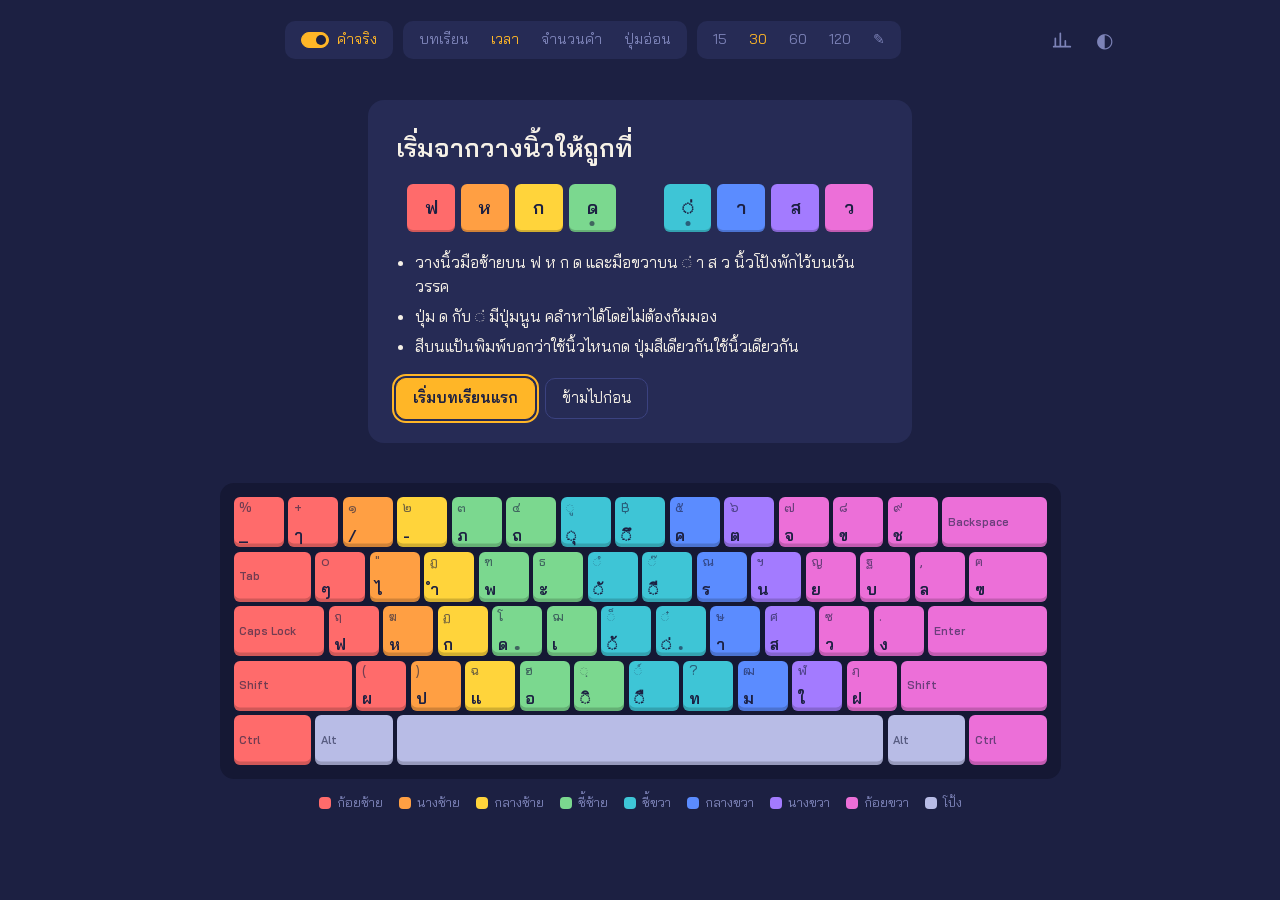
<file: web/index.html>
<!doctype html>
<html lang="th" data-theme="dark">
<head>
<meta charset="utf-8">
<meta name="viewport" content="width=device-width, initial-scale=1">
<title>ฝึกพิมพ์ไทย</title>
<link rel="preconnect" href="https://fonts.googleapis.com">
<link rel="preconnect" href="https://fonts.gstatic.com" crossorigin>
<link rel="stylesheet" href="https://fonts.googleapis.com/css2?family=Bai+Jamjuree:wght@400;500;600&display=swap">
<link rel="stylesheet" href="style.css">
</head>
<body>
<main>
  <header class="topbar">
    <div class="config">
      <div class="group">
        <button type="button" id="realWords" class="switch" role="switch" aria-checked="true"
                title="เปิด: ใช้คำจริง · ปิด: ตัวอักษรสุ่มปนคำจริง"><span class="knob" aria-hidden="true"></span>คำจริง</button>
      </div>
      <div class="group" id="modes" aria-label="โหมด">
        <button type="button" data-mode="lesson">บทเรียน</button>
        <button type="button" data-mode="time">เวลา</button>
        <button type="button" data-mode="words">จำนวนคำ</button>
        <button type="button" data-mode="weak">ปุ่มอ่อน</button>
      </div>
      <div class="group" id="amounts" aria-label="ตัวเลือก"></div>
    </div>
    <nav class="tools">
      <button id="statsBtn" class="icon" type="button" title="สถิติ" aria-label="สถิติ" aria-pressed="false">
        <svg viewBox="0 0 24 24" aria-hidden="true"><path d="M4 20V10M10 20V4M16 20v-7M22 20H2"/></svg>
      </button>
      <button id="accountBtn" class="icon" type="button" title="บัญชี" aria-label="บัญชี" hidden>
        <svg viewBox="0 0 24 24" aria-hidden="true"><circle cx="12" cy="8" r="4"/><path d="M4 21c1.5-4 4.5-6 8-6s6.5 2 8 6"/></svg>
      </button>
      <button id="theme" class="icon" type="button" title="สลับธีมสว่าง/มืด" aria-label="สลับธีม">◐</button>
    </nav>
  </header>

  <div id="notice" class="notice" role="status" hidden>
    <span>ต้องใช้คีย์บอร์ดจริงในการฝึกพิมพ์ ถ้าต่อคีย์บอร์ดไว้แล้ว เริ่มพิมพ์ได้เลย</span>
    <button type="button" id="noticeClose" class="icon" aria-label="ปิดข้อความ">×</button>
  </div>

  <div id="practice">
    <section id="intro" class="intro" hidden aria-labelledby="introTitle">
      <h1 id="introTitle">เริ่มจากวางนิ้วให้ถูกที่</h1>
      <div id="introKeys" class="introKeys" aria-hidden="true"></div>
      <ul>
        <li>วางนิ้วมือซ้ายบน ฟ ห ก ด และมือขวาบน ◌่ า ส ว นิ้วโป้งพักไว้บนเว้นวรรค</li>
        <li>ปุ่ม ด กับ ◌่ มีปุ่มนูน คลำหาได้โดยไม่ต้องก้มมอง</li>
        <li>สีบนแป้นพิมพ์บอกว่าใช้นิ้วไหนกด ปุ่มสีเดียวกันใช้นิ้วเดียวกัน</li>
      </ul>
      <div class="introActions">
        <button type="button" id="introStart" class="primary">เริ่มบทเรียนแรก</button>
        <button type="button" id="introSkip">ข้ามไปก่อน</button>
      </div>
    </section>

    <section id="stage" class="stage">
      <nav id="lessonStrip" class="lessonStrip" aria-label="บทเรียน" hidden></nav>
      <div class="stagehead">
        <div id="counter" class="counter" aria-live="polite"></div>
        <div id="newKeys" class="newKeys" hidden></div>
      </div>
      <div id="text" class="text"></div>
      <p id="weakEmpty" class="weakEmpty" hidden></p>
      <textarea id="input" class="hidden-input" autocomplete="off" autocapitalize="off"
                spellcheck="false" aria-label="พิมพ์ที่นี่"></textarea>
      <button id="restart" class="icon restart" type="button" title="เริ่มใหม่ (Tab + Enter)" aria-label="เริ่มใหม่">↻</button>
      <p class="keyhint"><kbd>Tab</kbd> + <kbd>Enter</kbd> เริ่มชุดคำใหม่ได้ทุกเมื่อ</p>
    </section>

    <section class="kbwrap">
      <div id="keyboard" class="keyboard" aria-hidden="true"></div>
      <div id="legend" class="legend"></div>
    </section>
  </div>

  <section id="statsView" class="statsView" hidden aria-labelledby="statsTitle">
    <div class="statsHead">
      <h1 id="statsTitle">สถิติ</h1>
      <button type="button" id="statsBack" class="ghost">กลับไปฝึก</button>
    </div>
    <div class="filters">
      <div class="group" id="sRange" aria-label="ช่วงเวลา"></div>
      <div class="group" id="sMode" aria-label="โหมด"></div>
    </div>
    <p id="sEmpty" class="empty" hidden>ยังไม่มีรอบที่พิมพ์จบในช่วงนี้ พิมพ์ให้จบสักรอบแล้วสถิติจะขึ้นที่นี่</p>
    <div id="sFigures" class="figures">
      <div class="hero"><span id="sWpm"></span><small>WPM เฉลี่ย</small></div>
      <dl>
        <div><dt>สูงสุด</dt><dd id="sBest"></dd></div>
        <div><dt>ความแม่นยำเฉลี่ย</dt><dd id="sAcc"></dd></div>
        <div><dt>จำนวนรอบ</dt><dd id="sRounds"></dd></div>
        <div><dt>เวลาฝึกรวม</dt><dd id="sTime"></dd></div>
      </dl>
    </div>
    <!-- lesson levels are current state, not filtered by the range above -->
    <h2>บทเรียน</h2>
    <div id="sLessons" class="lessonStrip static"></div>
    <div id="sBody">
      <h2>ความเร็วแต่ละรอบ</h2>
      <div class="chartKey"><span><i class="dotKey"></i>WPM ของรอบ</span><span><i class="lineKey"></i>ค่าเฉลี่ย 10 รอบล่าสุด</span></div>
      <div class="chartBox"><svg id="sChart" class="chart" role="img" aria-label="กราฟ WPM แต่ละรอบ"></svg></div>
      <details>
        <summary>ดูเป็นตาราง</summary>
        <table id="sRoundsTable" class="table"></table>
      </details>
      <h2>ปุ่มที่พิมพ์ผิด</h2>
      <div class="kbwrap stats">
        <div id="sKeyboard" class="keyboard" aria-hidden="true"></div>
        <div class="heatLegend"><span>ผิดน้อย</span><i class="ramp"></i><span>ผิดมาก</span>
          <span class="coldKey">ปุ่มจาง = ไม่ได้พิมพ์ในช่วงนี้</span></div>
      </div>
      <table id="sMiss" class="table"></table>
    </div>
  </section>
</main>

<dialog id="resultDlg" class="dlg result" aria-labelledby="rTitle">
  <button type="button" id="resultClose" class="icon close" aria-label="ปิดและเริ่มชุดคำใหม่" title="ปิด (Esc)">×</button>
  <h2 id="rTitle" class="sr-only">ผลรอบนี้</h2>
  <p id="rAdvanced" class="advanced" hidden></p>
  <div class="resultTop">
    <div class="hero"><span id="rWpm"></span><small>WPM</small></div>
    <dl>
      <div><dt>ความแม่นยำ</dt><dd id="rAcc"></dd></div>
      <div><dt>เวลา</dt><dd id="rTime"></dd></div>
    </dl>
  </div>
  <p id="rPass" class="pass" hidden></p>
  <p id="rHint" class="passHint" hidden></p>
  <dl class="analysis">
    <div><dt>ผิดบ่อย</dt><dd id="rMissed" class="chips"></dd></div>
    <div><dt>ช้า</dt><dd id="rSlow" class="chips"></dd></div>
  </dl>
  <div class="miniKb">
    <div id="rKeyboard" class="keyboard" aria-hidden="true"></div>
    <div class="heatLegend"><span>ผิดน้อย</span><i class="ramp"></i><span>ผิดมาก</span>
      <span class="coldKey">ปุ่มจาง = ไม่ได้พิมพ์ในรอบนี้</span></div>
  </div>
  <div id="after" class="after">
    <button type="button" id="afterRepeat">↺ พิมพ์ชุดคำเดิมอีกครั้ง <kbd>Shift</kbd>+<kbd>Enter</kbd></button>
    <button type="button" id="afterNew">↻ ชุดคำใหม่ <kbd>Enter</kbd></button>
    <button type="button" id="afterNext" class="primary">บทถัดไป: <span></span> › <kbd>Ctrl</kbd>+<kbd>Enter</kbd></button>
  </div>
</dialog>

<dialog id="critDlg" class="dlg" aria-labelledby="critTitle">
  <h2 id="critTitle">เกณฑ์ผ่านบท</h2>
  <p class="hint">ถ้าเปลี่ยนเกณฑ์ของบทไหน ✓ ของบทนั้นจะหายไปจนกว่าจะพิมพ์ผ่านเกณฑ์ใหม่</p>
  <div id="critBody"></div>
  <div class="dlgActions">
    <button type="button" id="critCancel">ยกเลิก</button>
    <button type="button" id="critSave" class="primary">บันทึก</button>
  </div>
</dialog>

<dialog id="accountDlg" class="dlg" aria-labelledby="accountTitle">
  <h2 id="accountTitle">บัญชี</h2>
  <div id="accountBody"></div>
  <div class="dlgActions">
    <button type="button" id="accountClose">ปิด</button>
  </div>
</dialog>

<div id="tip" class="tip" role="tooltip" hidden></div>

<script src="data.js"></script>
<script src="config.js"></script>
<script src="store.js"></script>
<script src="app.js"></script>
<script src="account.js"></script>
</body>
</html>
</file>
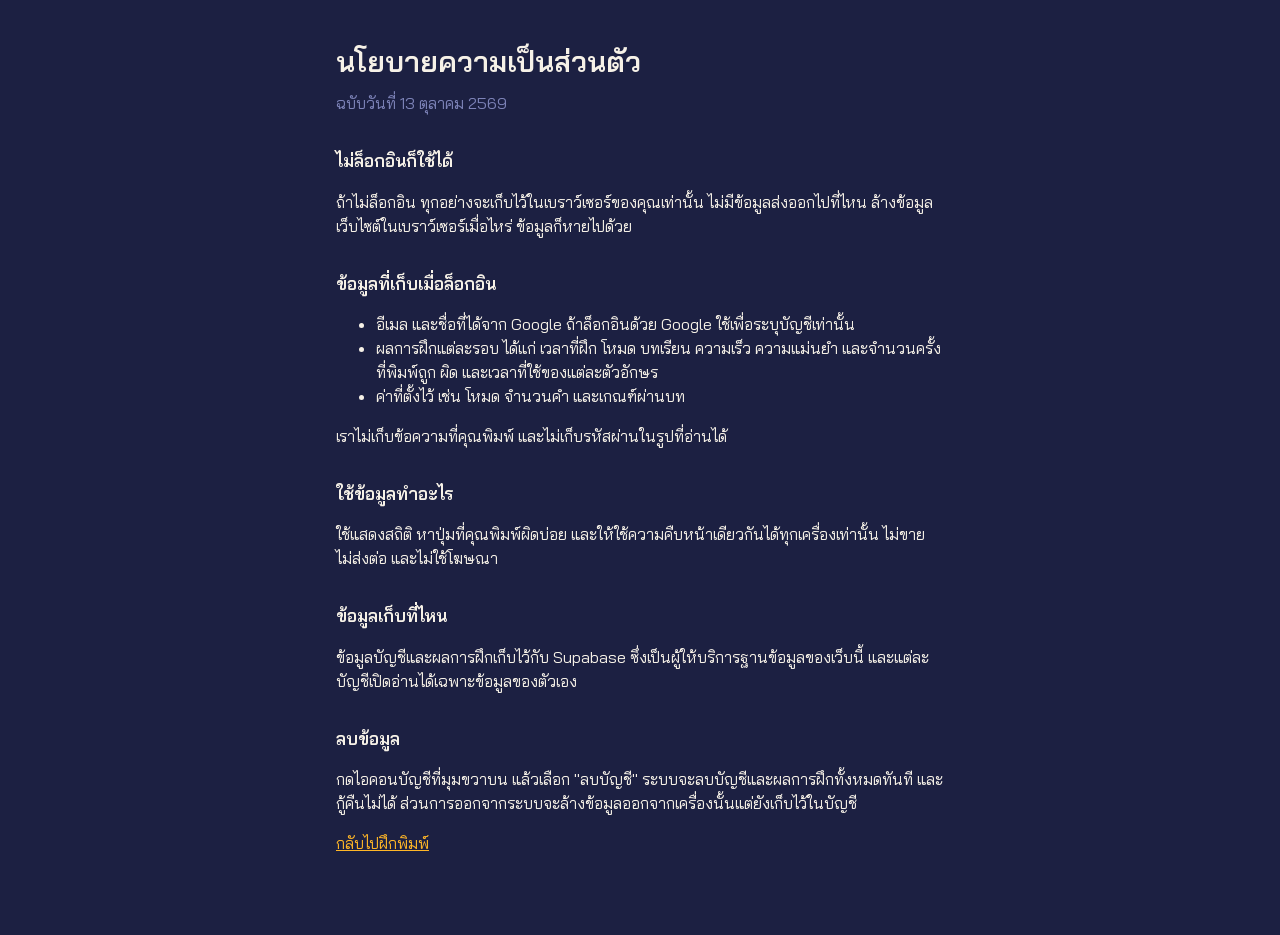
<file: web/privacy.html>
<!doctype html>
<html lang="th" data-theme="dark">
<head>
<meta charset="utf-8">
<meta name="viewport" content="width=device-width, initial-scale=1">
<title>นโยบายความเป็นส่วนตัว · ฝึกพิมพ์ไทย</title>
<link rel="preconnect" href="https://fonts.googleapis.com">
<link rel="preconnect" href="https://fonts.gstatic.com" crossorigin>
<link rel="stylesheet" href="https://fonts.googleapis.com/css2?family=Bai+Jamjuree:wght@400;500;600&display=swap">
<link rel="stylesheet" href="style.css">
<script>try { document.documentElement.dataset.theme = JSON.parse(localStorage.getItem("thai-typing-theme")) || "dark"; } catch {}</script>
<style>
  .doc { max-width: 40em; margin: 0 auto; padding: 40px 16px 64px; }
  .doc h1 { font-size: 1.8rem; font-weight: 600; margin: 0 0 8px; }
  .doc h2 { font-size: 1.1rem; font-weight: 600; margin: 32px 0 8px; }
  .doc p, .doc li { color: var(--fg); }
  .doc .meta { color: var(--muted); margin: 0; }
  .doc a { color: var(--accent); }
</style>
</head>
<body>
<main class="doc">
  <h1>นโยบายความเป็นส่วนตัว</h1>
  <p class="meta">ฉบับวันที่ 13 ตุลาคม 2569</p>

  <h2>ไม่ล็อกอินก็ใช้ได้</h2>
  <p>ถ้าไม่ล็อกอิน ทุกอย่างจะเก็บไว้ในเบราว์เซอร์ของคุณเท่านั้น ไม่มีข้อมูลส่งออกไปที่ไหน ล้างข้อมูลเว็บไซต์ในเบราว์เซอร์เมื่อไหร่ ข้อมูลก็หายไปด้วย</p>

  <h2>ข้อมูลที่เก็บเมื่อล็อกอิน</h2>
  <ul>
    <li>อีเมล และชื่อที่ได้จาก Google ถ้าล็อกอินด้วย Google ใช้เพื่อระบุบัญชีเท่านั้น</li>
    <li>ผลการฝึกแต่ละรอบ ได้แก่ เวลาที่ฝึก โหมด บทเรียน ความเร็ว ความแม่นยำ และจำนวนครั้งที่พิมพ์ถูก ผิด และเวลาที่ใช้ของแต่ละตัวอักษร</li>
    <li>ค่าที่ตั้งไว้ เช่น โหมด จำนวนคำ และเกณฑ์ผ่านบท</li>
  </ul>
  <p>เราไม่เก็บข้อความที่คุณพิมพ์ และไม่เก็บรหัสผ่านในรูปที่อ่านได้</p>

  <h2>ใช้ข้อมูลทำอะไร</h2>
  <p>ใช้แสดงสถิติ หาปุ่มที่คุณพิมพ์ผิดบ่อย และให้ใช้ความคืบหน้าเดียวกันได้ทุกเครื่องเท่านั้น ไม่ขาย ไม่ส่งต่อ และไม่ใช้โฆษณา</p>

  <h2>ข้อมูลเก็บที่ไหน</h2>
  <p>ข้อมูลบัญชีและผลการฝึกเก็บไว้กับ Supabase ซึ่งเป็นผู้ให้บริการฐานข้อมูลของเว็บนี้ และแต่ละบัญชีเปิดอ่านได้เฉพาะข้อมูลของตัวเอง</p>

  <h2>ลบข้อมูล</h2>
  <p>กดไอคอนบัญชีที่มุมขวาบน แล้วเลือก "ลบบัญชี" ระบบจะลบบัญชีและผลการฝึกทั้งหมดทันที และกู้คืนไม่ได้ ส่วนการออกจากระบบจะล้างข้อมูลออกจากเครื่องนั้นแต่ยังเก็บไว้ในบัญชี</p>

  <p><a href="index.html">กลับไปฝึกพิมพ์</a></p>
</main>
</body>
</html>
</file>
<file: web/style.css>
/* Palette: indigo-dyed cloth (ผ้าย้อมคราม) as the ground, marigold (ดาวเรือง) as the accent,
   and the keyboard as the one loud thing — a rainbow running from left pinky to right pinky. */
:root {
  --bg: #1c2042; --surface: #262b55; --surface-2: #30366a; --line: #3b4280;
  --fg: #f6f1e7; --muted: #7d83b8; --accent: #ffb627; --bad: #ff5d73;
  --kb-bg: #151834; --keyfg: #1c2042; --keyfg-s: rgba(28, 32, 66, .62);
  /* fingers, left → right */
  --f-LP: #ff6b6b; --f-LR: #ff9f43; --f-LM: #ffd43b; --f-LI: #7bd88f;
  --f-RI: #3ec5d6; --f-RM: #5b8cff; --f-RR: #a37bff; --f-RP: #ec6fd8; --f-T: #b8bce6;
  color-scheme: dark;
  --lv-pass: #ffd43b; --lv-excellent: #6fd88a;
  --u: min(50px, calc((100vw - 56px) / 15.8));
  --gap: calc(var(--u) * .09);
}
:root[data-theme="light"] {
  color-scheme: light;
  --lv-pass: #e0a800; --lv-excellent: #2f9e57;
  --bg: #eef0fb; --surface: #dfe2f6; --surface-2: #d1d5f0; --line: #c3c8ea;
  --fg: #1c2042; --muted: #8a8fbf; --accent: #d98a00; --bad: #e0324c;
  --kb-bg: #262b55;
}
* { box-sizing: border-box; }
html, body { margin: 0; background: var(--bg); color: var(--fg); }
body { font-family: "Bai Jamjuree", "Leelawadee UI", "Tahoma", sans-serif; line-height: 1.5; }
main { max-width: 1000px; margin: 0 auto; padding: 20px 16px 48px; }
button, input, select { font: inherit; color: inherit; }
:focus-visible { outline: 2px solid var(--accent); outline-offset: 2px; }

/* top config bar */
.topbar { display: flex; align-items: center; gap: 12px; }
.topbar > * { min-width: 0; }
.config { flex: 1; display: flex; justify-content: center; gap: 10px; flex-wrap: wrap; }
.group { display: flex; flex-wrap: wrap; justify-content: center; max-width: 100%; align-items: center; gap: 2px; padding: 4px 6px; background: var(--surface);
  border-radius: 10px; font-size: .88rem; }
.group button { background: none; border: 0; padding: 4px 10px; color: var(--muted); cursor: pointer;
  border-radius: 6px; transition: color .15s, background .15s; }
.group button:hover { color: var(--fg); }
.group button.active { color: var(--accent); }
.group select { background: transparent; border: 0; color: var(--accent); padding: 4px 6px; cursor: pointer;
  max-width: 70vw; }
.group select option { background: var(--surface); color: var(--fg); }
.group input { width: 4.5em; background: var(--bg); border: 1px solid var(--line); border-radius: 6px;
  padding: 2px 6px; color: var(--fg); }
.group input:focus { outline: none; border-color: var(--accent); }

/* real-words switch */
.switch { display: inline-flex; align-items: center; gap: 8px; }
.switch[hidden] { display: none; }
.switch .knob { position: relative; width: 28px; height: 16px; border-radius: 8px; background: var(--surface-2);
  border: 1px solid var(--line); transition: background .15s; }
.switch .knob::after { content: ""; position: absolute; top: 2px; left: 2px; width: 10px; height: 10px;
  border-radius: 50%; background: var(--muted); transition: transform .15s, background .15s; }
.switch[aria-checked="true"] .knob { background: var(--accent); border-color: var(--accent); }
.switch[aria-checked="true"] .knob::after { transform: translateX(12px); background: var(--bg); }
.group:has(.switch[hidden]) { display: none; }

.icon { background: none; border: 0; color: var(--muted); font-size: 1.25rem; width: 40px; height: 40px;
  cursor: pointer; border-radius: 8px; display: inline-grid; place-items: center; }
.icon:hover, .icon[aria-pressed="true"] { color: var(--accent); }
.icon[hidden] { display: none; }
.icon svg { width: 20px; height: 20px; fill: none; stroke: currentColor; stroke-width: 2; stroke-linecap: round;
  stroke-linejoin: round; }
.tools { display: flex; gap: 2px; }
.group button.crit { white-space: nowrap; color: var(--muted); border-left: 1px solid var(--line); border-radius: 0 6px 6px 0; }
.group button.crit:hover { color: var(--fg); }
.group .focus { display: inline-flex; align-items: center; gap: 4px; padding: 0 8px 0 4px; color: var(--muted); }

/* typing area */
.stage { margin-top: 56px; display: flex; flex-direction: column; align-items: center; }
.stagehead { align-self: stretch; display: flex; align-items: center; gap: 16px; min-height: 2.4em; }
.counter { min-height: 1.6em; color: var(--accent); font-size: 1.5rem;
  font-weight: 600; font-variant-numeric: tabular-nums; }
/* new keys of the lesson: shown until the first key is typed */
.newKeys { display: flex; flex-wrap: wrap; align-items: center; gap: 6px; font-size: .85rem; color: var(--muted);
  transition: opacity .2s; }
.newKeys[hidden] { display: none; }
.newKeys .label { margin-right: 4px; }
.stage.typing .newKeys { opacity: 0; }
/* a key cap in its finger color */
.chip { display: inline-grid; place-items: center; min-width: 1.9em; height: 1.9em; padding: 0 .35em;
  border-radius: 6px; color: var(--keyfg); font-weight: 600; line-height: 1;
  box-shadow: inset 0 -2px 0 rgba(0, 0, 0, .18); }
.weakEmpty { width: 100%; max-width: 40em; min-height: 6em; margin: 0; color: var(--muted); font-size: 1.1rem; }
.weakEmpty[hidden] { display: none; }
.text { width: 100%; font-size: clamp(1.4rem, 3.2vw, 2rem); line-height: 2; height: 6em;
  overflow: hidden; position: relative; cursor: text; word-break: break-word; color: var(--muted);
  transition: opacity .15s; }
.text.blur { opacity: .4; }
/* word gap: a real blank space, wide enough to separate Thai words clearly */
.text .sp { display: inline-block; width: .6em; height: 1.2em; vertical-align: middle; border-radius: 3px; }
.text .ok { color: var(--fg); }
/* half-typed or mixed cluster (see render() in app.js): muted cluster underneath, one overlay per
   typed prefix drawn on top, each colored by the code point it ends with */
.text .part, .text .layered { position: relative; }
.text .ov { position: absolute; left: 0; top: 0; line-height: normal; color: var(--fg); white-space: nowrap; }
.text .ov.caret { box-shadow: 2px 0 0 var(--accent); }
.text .bad { color: var(--bad); }
.text .sp.bad { background: var(--bad); opacity: .5; }
.text .cur { box-shadow: -2px 0 0 var(--accent); animation: blink 1s step-end infinite; }
.text.typing .cur { animation: none; }
@keyframes blink { 50% { box-shadow: -2px 0 0 transparent; } }
.hidden-input { position: absolute; opacity: 0; width: 1px; height: 1px; left: -9999px; }
.restart { margin-top: 12px; }
.restart[hidden] { display: none; }

/* lesson strip: one box per lesson, its color is the lesson's level */
.lessonStrip { display: flex; flex-wrap: wrap; justify-content: center; gap: 4px; margin-bottom: 14px;
  transition: opacity .2s; }
.lessonStrip[hidden] { display: none; }
.stage.typing .lessonStrip { opacity: 0; pointer-events: none; }
.lv { display: inline-grid; place-items: center; min-width: 30px; height: 30px; padding: 0 4px; border-radius: 6px;
  font-size: .85rem; font-weight: 600; font-variant-numeric: tabular-nums; border: 2px solid transparent;
  background: none; color: var(--muted); }
button.lv { cursor: pointer; }
.lv-none { border-color: var(--line); }
.lv-tried { background: var(--surface-2); color: var(--fg); }
.lv-pass { background: var(--lv-pass); color: var(--keyfg); }
.lv-excellent { background: var(--lv-excellent); color: var(--keyfg); }
.lv.current { box-shadow: 0 0 0 2px var(--bg), 0 0 0 4px var(--accent); }
button.lv:hover { filter: brightness(1.12); }
.lessonStrip.static { justify-content: flex-start; margin: 0 0 4px; }

/* numbers: one hero figure, then the rest quietly in a row */
.hero { display: flex; align-items: baseline; gap: 8px; }
.hero span { font-size: 3.5rem; font-weight: 600; line-height: 1; color: var(--accent); }
.hero small { font-size: 1rem; color: var(--muted); }
.resultTop dl, .figures dl, .analysis { display: flex; flex-wrap: wrap; gap: 10px 28px; margin: 0; }
.resultTop dt, .figures dt, .analysis dt { font-size: .8rem; color: var(--muted); }
.resultTop dd, .figures dd, .analysis dd { margin: 0; font-size: 1.25rem; font-weight: 500; }
.chips { display: flex; flex-wrap: wrap; gap: 6px 12px; align-items: center; }

/* result popup after a round */
.dlg.result { width: min(46em, calc(100vw - 32px)); padding: 28px 28px 22px; text-align: center; }
.dlg.result .close { position: absolute; top: 8px; right: 8px; }
.sr-only { position: absolute; width: 1px; height: 1px; overflow: hidden; clip: rect(0 0 0 0); white-space: nowrap; }
.advanced { margin: 0 0 18px; padding: 8px 12px; border-radius: 10px; background: var(--lv-excellent);
  color: var(--keyfg); font-weight: 600; }
.advanced[hidden] { display: none; }
.resultTop { display: flex; flex-wrap: wrap; align-items: flex-end; justify-content: center; gap: 12px 36px; }
.pass { margin: 14px 0 0; color: var(--muted); }
.pass.lvl-pass, .pass.lvl-excellent { font-weight: 600; }
.pass.lvl-pass { color: var(--lv-pass); }
.pass.lvl-excellent { color: var(--lv-excellent); }
.pass[hidden], .passHint[hidden] { display: none; }
.passHint { margin: 2px 0 0; font-size: .85rem; color: var(--muted); }
.analysis { justify-content: center; margin-top: 18px; gap: 10px 40px; }
.analysis dd { font-size: 1rem; margin-top: 4px; }
.noted { display: inline-flex; align-items: center; gap: 4px; }
.noted small { font-size: .8rem; color: var(--muted); font-variant-numeric: tabular-nums; }
.miniKb { display: flex; flex-direction: column; align-items: center; gap: 8px; margin-top: 18px; }
.miniKb .keyboard { --u: min(32px, calc((min(100vw, 46em) - 76px) / 15.8)); }
.dlg.result .after { margin-top: 18px; }

/* after a round: same set / new set / next lesson */
.after { display: flex; flex-wrap: wrap; justify-content: center; gap: 10px; margin-top: 14px; }
.after[hidden], .after button[hidden] { display: none; }
.after button, .introActions button, .dlgActions button, .ghost { background: var(--surface); border: 1px solid var(--line); border-radius: 10px;
  padding: 8px 16px; color: var(--fg); cursor: pointer; font-size: .95rem; transition: border-color .15s, background .15s; }
.after button:hover, .introActions button:hover, .dlgActions button:hover, .ghost:hover { border-color: var(--accent); }
button.primary { background: var(--accent); border-color: var(--accent); color: var(--bg); font-weight: 600; }
button.primary:hover { filter: brightness(1.08); }
.after button.primary kbd { color: var(--bg); border-color: currentColor; opacity: .75; }
.keyhint { margin: 8px 0 0; font-size: .8rem; color: var(--muted); }
.keyhint kbd, .after kbd { font: inherit; font-size: .75rem; color: var(--muted); border: 1px solid var(--line);
  border-radius: 4px; padding: 0 5px; margin-left: 4px; }

/* keyboard */
.kbwrap { display: flex; flex-direction: column; align-items: center; margin-top: 40px; gap: 14px; }
.keyboard { display: inline-flex; flex-direction: column; gap: var(--gap); padding: calc(var(--u) * .28);
  background: var(--kb-bg); border-radius: 14px; }
.krow { display: flex; gap: var(--gap); }
.key { --w: 1; position: relative; width: calc(var(--w) * var(--u) + (var(--w) - 1) * var(--gap));
  height: var(--u); border-radius: 6px; background: var(--f-T); color: var(--keyfg);
  padding: calc(var(--u) * .05) calc(var(--u) * .11); display: flex; flex-direction: column;
  justify-content: space-between; font-size: calc(var(--u) * .3); line-height: 1.1; font-weight: 500;
  box-shadow: inset 0 calc(var(--u) * -.07) 0 rgba(0, 0, 0, .18);
  transition: transform .08s, filter .08s; }
.key .s { color: var(--keyfg-s); font-size: .85em; }
.key .b { font-size: 1.08em; font-weight: 600; }
.key.mod { justify-content: center; font-size: calc(var(--u) * .22); color: var(--keyfg-s); font-weight: 600; }
.key.bump::after { content: ""; position: absolute; bottom: calc(var(--u) * .12); left: 50%;
  width: calc(var(--u) * .09); height: calc(var(--u) * .09); border-radius: 50%;
  background: var(--keyfg-s); transform: translateX(-50%); }
/* next key: lifted, ringed in marigold; the rest of the board dims a touch so it stands out */
.keyboard.live .key { filter: saturate(.9) brightness(.9); }
.keyboard.live .key.next { filter: none; transform: translateY(-3px);
  box-shadow: 0 0 0 3px var(--accent), 0 6px 18px rgba(255, 182, 39, .45); z-index: 1; }
@media (prefers-reduced-motion: reduce) { .text .cur { animation: none; } .key { transition: none; } }
.f-LP { background: var(--f-LP); } .f-LR { background: var(--f-LR); } .f-LM { background: var(--f-LM); }
.f-LI { background: var(--f-LI); } .f-RI { background: var(--f-RI); } .f-RM { background: var(--f-RM); }
.f-RR { background: var(--f-RR); } .f-RP { background: var(--f-RP); } .f-T { background: var(--f-T); }

/* heat map: one hue, from the neutral key color to the error color; keys not typed fade out */
.keyboard.heat .key { --heat-0: var(--f-T);
  background: color-mix(in oklab, var(--heat-0), var(--bad) calc(var(--t, 0) * 100%)); }
.keyboard.heat .key.cold { opacity: .28; }
.heatLegend { display: flex; flex-wrap: wrap; justify-content: center; align-items: center; gap: 6px 10px;
  font-size: .82rem; color: var(--muted); }
.heatLegend[hidden], .legend[hidden] { display: none; }
.heatLegend .ramp { width: 96px; height: 10px; border-radius: 5px; background: linear-gradient(90deg, var(--f-T), var(--bad)); }
.heatLegend .coldKey { margin-left: 12px; }

.legend { display: flex; flex-wrap: wrap; justify-content: center; gap: 6px 16px; font-size: .82rem; color: var(--muted); }
.legend span { display: inline-flex; align-items: center; gap: 6px; }
.legend i { width: 12px; height: 12px; border-radius: 4px; display: inline-block; }

/* phones and tablets without a keyboard */
.notice { display: flex; align-items: center; gap: 8px; margin: 16px auto 0; max-width: 40em; padding: 8px 8px 8px 16px;
  border: 1px solid var(--accent); border-radius: 10px; font-size: .9rem; }
.notice[hidden] { display: none; }
.notice span { flex: 1; }

/* first visit: where the hands rest */
.intro { margin: 40px auto 0; max-width: 34em; padding: 28px 28px 24px; background: var(--surface);
  border-radius: 16px; }
.intro[hidden] { display: none; }
.intro h1 { margin: 0 0 18px; font-size: 1.6rem; font-weight: 600; }
.introKeys { display: flex; justify-content: center; gap: 6px; margin-bottom: 18px; }
.introKeys .chip.big { position: relative; width: 2.6em; height: 2.6em; font-size: 1.15rem; }
.introKeys .chip.bump::after { content: ""; position: absolute; bottom: 6px; left: 50%; width: 5px; height: 5px;
  border-radius: 50%; background: var(--keyfg-s); transform: translateX(-50%); }
.introKeys .gap { width: 2.2em; }
.intro ul { margin: 0 0 20px; padding-left: 1.2em; }
.intro li + li { margin-top: 6px; }
.introActions { display: flex; gap: 10px; flex-wrap: wrap; }
#intro:not([hidden]) ~ .stage { display: none; }

/* stats page */
body[data-view="stats"] .config { visibility: hidden; }
.statsView { margin-top: 36px; }
.statsView[hidden] { display: none; }
.statsHead { display: flex; align-items: center; justify-content: space-between; gap: 12px; }
.statsView h1 { margin: 0; font-size: 1.6rem; font-weight: 600; }
.statsView h2 { margin: 36px 0 10px; font-size: 1.05rem; font-weight: 600; }
.filters { display: flex; flex-wrap: wrap; gap: 10px; margin-top: 18px; }
.figures { display: flex; flex-wrap: wrap; align-items: flex-end; gap: 16px 40px; margin-top: 28px; }
.empty { margin-top: 28px; color: var(--muted); }
.empty[hidden], #sBody[hidden], .figures[hidden] { display: none; }
.chartKey { display: flex; gap: 18px; font-size: .82rem; color: var(--muted); margin-bottom: 6px; }
.chartKey span { display: inline-flex; align-items: center; gap: 6px; }
.dotKey { width: 8px; height: 8px; border-radius: 50%; background: var(--muted); }
.lineKey { width: 16px; height: 2px; border-radius: 1px; background: var(--accent); }
.chart { display: block; }
.chart .grid { stroke: var(--surface-2); stroke-width: 1; }
.chart .tick { fill: var(--muted); font-size: 11px; font-variant-numeric: tabular-nums; }
.chart .dot { fill: var(--muted); stroke: var(--bg); stroke-width: 2; }
.chart .avg { fill: none; stroke: var(--accent); stroke-width: 2; stroke-linejoin: round; stroke-linecap: round; }
.chart .cross { stroke: var(--line); stroke-width: 1; }
.chart .hit { fill: transparent; }
details { margin-top: 10px; color: var(--muted); font-size: .9rem; }
summary { cursor: pointer; }
.table { width: 100%; max-width: 40em; border-collapse: collapse; margin-top: 12px; font-size: .9rem;
  font-variant-numeric: tabular-nums; color: var(--fg); }
.table th { text-align: left; font-weight: 500; color: var(--muted); border-bottom: 1px solid var(--line); padding: 6px 8px; }
.table td { padding: 6px 8px; border-bottom: 1px solid var(--surface-2); }
.kbwrap.stats { margin-top: 8px; }

/* dialogs */
.dlg { width: min(36em, calc(100vw - 32px)); max-height: calc(100vh - 48px); border: 1px solid var(--line);
  border-radius: 16px; background: var(--surface); color: var(--fg); padding: 24px; }
.dlg::backdrop { background: rgba(10, 12, 30, .6); }
.dlg h2 { margin: 0 0 6px; font-size: 1.25rem; font-weight: 600; }
.dlg .hint { margin: 0 0 16px; font-size: .85rem; color: var(--muted); }
.dlgActions { display: flex; justify-content: flex-end; gap: 10px; margin-top: 20px; }
.check { display: flex; align-items: center; gap: 6px; flex-wrap: wrap; }
.check input[type="checkbox"] { accent-color: var(--accent); width: 16px; height: 16px; }
.check input[type="number"], .dlg input[type="email"], .dlg input[type="password"] { background: var(--bg);
  border: 1px solid var(--line); border-radius: 6px; padding: 4px 8px; color: var(--fg); }
.check input[type="number"] { width: 4.5em; }
.check input:disabled { opacity: .4; }
.rule { display: flex; flex-direction: column; gap: 8px; margin-top: 8px; }
.check.all { padding-bottom: 12px; border-bottom: 1px solid var(--line); }
.perLesson { max-height: 50vh; overflow: auto; margin-top: 8px; }
.lessonRule { padding: 10px 0; border-bottom: 1px solid var(--surface-2); }
.lessonRule .title { font-size: .9rem; color: var(--muted); }
.lessonRule .rule { flex-direction: row; flex-wrap: wrap; gap: 6px 18px; margin-top: 4px; }

/* tooltip for heat-map keys and the chart: value first, label after */
.tip { position: fixed; z-index: 10; pointer-events: none; padding: 8px 10px; border-radius: 8px;
  background: var(--surface-2); color: var(--muted); font-size: .82rem; line-height: 1.5;
  box-shadow: 0 6px 20px rgba(0, 0, 0, .3); white-space: nowrap; }
.tip[hidden] { display: none; }
.tip b { color: var(--fg); font-weight: 600; }

@media (max-width: 640px) {
  .topbar { align-items: flex-start; }
  .tools { flex-direction: column; }
  .stage { margin-top: 28px; }
  .intro { padding: 20px 16px; }
  .introKeys .chip.big { width: 2.1em; height: 2.1em; }
  .introKeys .gap { width: 1em; }
}

/* account dialog */
.icon.signed { color: var(--accent); }
#accountBody { display: flex; flex-direction: column; gap: 12px; }
#accountBody p { margin: 0; }
.field { display: flex; flex-direction: column; gap: 4px; font-size: .85rem; color: var(--muted); }
.field input { font-size: 1rem; }
.emailForm { display: flex; flex-direction: column; gap: 10px; }
.rowActions { display: flex; flex-wrap: wrap; gap: 10px; }
#accountBody button:not(.link) { background: var(--bg); border: 1px solid var(--line); border-radius: 10px;
  padding: 8px 16px; cursor: pointer; }
#accountBody button:not(.link):hover { border-color: var(--accent); }
#accountBody button.primary { background: var(--accent); border-color: var(--accent); color: var(--bg); }
#accountBody button.danger { border-color: var(--bad); color: var(--bad); }
#accountBody button.wide { width: 100%; }
#accountBody button:disabled { opacity: .5; cursor: progress; }
button.link { align-self: flex-start; background: none; border: 0; padding: 0; color: var(--muted);
  text-decoration: underline; cursor: pointer; font-size: .85rem; }
.or { text-align: center; font-size: .85rem; color: var(--muted); }
.msg { padding: 8px 12px; border-radius: 8px; border: 1px solid var(--bad); font-size: .9rem; }
.msg.ok { border-color: var(--accent); }
.privacy { font-size: .85rem; color: var(--muted); }
</file>
